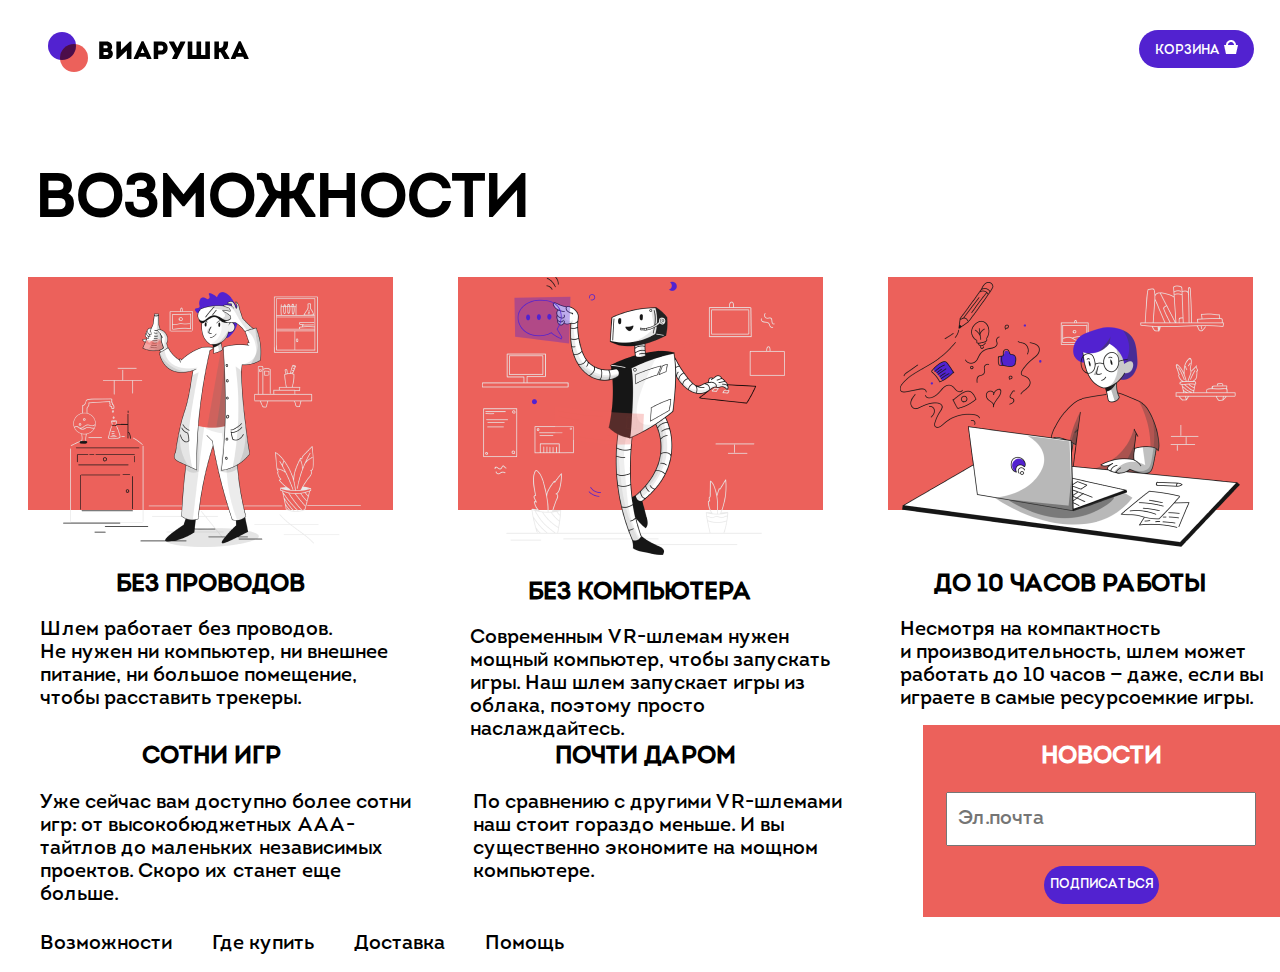
<file: БЭМ/index.html>
<!DOCTYPE html>
<html lang="ru">

<head>
    <meta charset="UTF-8">
    <meta http-equiv="X-UA-Compatible" content="IE=edge">
    <meta name="viewport" content="width=device-width, initial-scale=1.0">
    <title>Макет БЭМ</title>
    <link rel="stylesheet" href="./assets/style/normalize.css">
    <link rel="stylesheet" href="./assets/style/style.css">
</head>

<body>
    <header class="header">
        <img class="header__logo" src="./assets/images/logo.svg" alt="logo">
        <button class="header__button">
            <a class="header__button--link" href="..." target="_blank">КОРЗИНА</a>
            <img class="header__button--img" src="./assets/images/ico.png" alt="иконка корзины">
        </button>
    </header>
    <main class="main">
        <h1 class="main-text">ВОЗМОЖНОСТИ</h1>
        <div class="main-container">
            <div class="main-container__cards">
                <img class="main-container__img" src="./assets/images/Illustration_1.png"
                    alt="ученый с пробиркой в руке">
                <h2 class="main-container__title">БЕЗ ПРОВОДОВ</h2>
                <p class="main-container__text">Шлем работает без проводов. Не нужен ни компьютер, ни внешнее питание,
                    ни большое помещение, чтобы расставить трекеры.</p>
            </div>
            <div class="main-container__cards">
                <img class="main-container__img" src="./assets/images/Illustration_2.png" alt="робот">
                <h2 class="main-container__title">БЕЗ КОМПЬЮТЕРА</h2>
                <p class="main-container__text">Современным VR-шлемам нужен мощный компьютер, чтобы запускать игры.
                    Наш шлем запускает игры из облака, поэтому просто наслаждайтесь.</p>
            </div>
            <div class="main-container__cards">
                <img class="main-container__img" src="./assets/images/Illustration_3.png"
                    alt="девушка работает за ноутбуком">
                <h2 class="main-container__title">ДО 10 ЧАСОВ РАБОТЫ</h2>
                <p class="main-container__text">Несмотря на компактность и производительность, шлем может работать до 10
                    часов — даже, если вы играете в самые ресурсоемкие игры.</p>
            </div>
        </div>
        <div class="container">
            <div class="container__cards">
                <h2 class="container__title">СОТНИ ИГР</h2>
                <p class="container__text">Уже сейчас вам доступно более сотни игр: от высокобюджетных ААА-тайтлов
                    до маленьких независимых проектов. Скоро их станет еще больше.</p>
            </div>
            <div class="container__cards">
                <h2 class="container__title">ПОЧТИ ДАРОМ</h2>
                <p class="container__text">По сравнению с другими VR-шлемами наш стоит гораздо меньше. И вы
                    существенно экономите на мощном компьютере.</p>
            </div>
            <form class="container__form" action="...">
                <div class="container__subscribe">
                    <h2 class="container__news">НОВОСТИ</h2>
                    <input class="container__subscribe--mail" type="text" placeholder="Эл.почта" name="email" required>
                    <button type="submit" class="container__button">
                        <a class="container__subscribe--link" href="..." target="_blank">ПОДПИСАТЬСЯ</a></button>
                </div>
            </form>
        </div>
    </main>
    <footer class="footer">
        <nav class="footer_navbar">
            <ul class="footer_menu">
                <li class="footer_list">
                    <a class="footer_list--link" href="..." target="_blank">Возможности</a>
                </li>
                <li>
                    <a class="footer_list--link" href="..." target="_blank">Где купить</a>
                </li>
                <li>
                    <a class="footer_list--link" href="..." target="_blank">Доставка</a>
                </li>
                <li>
                    <a class="footer_list--link" href="..." target="_blank">Помощь</a>
                </li>
            </ul>
        </nav>
    </footer>

</body>

</html>
</file>
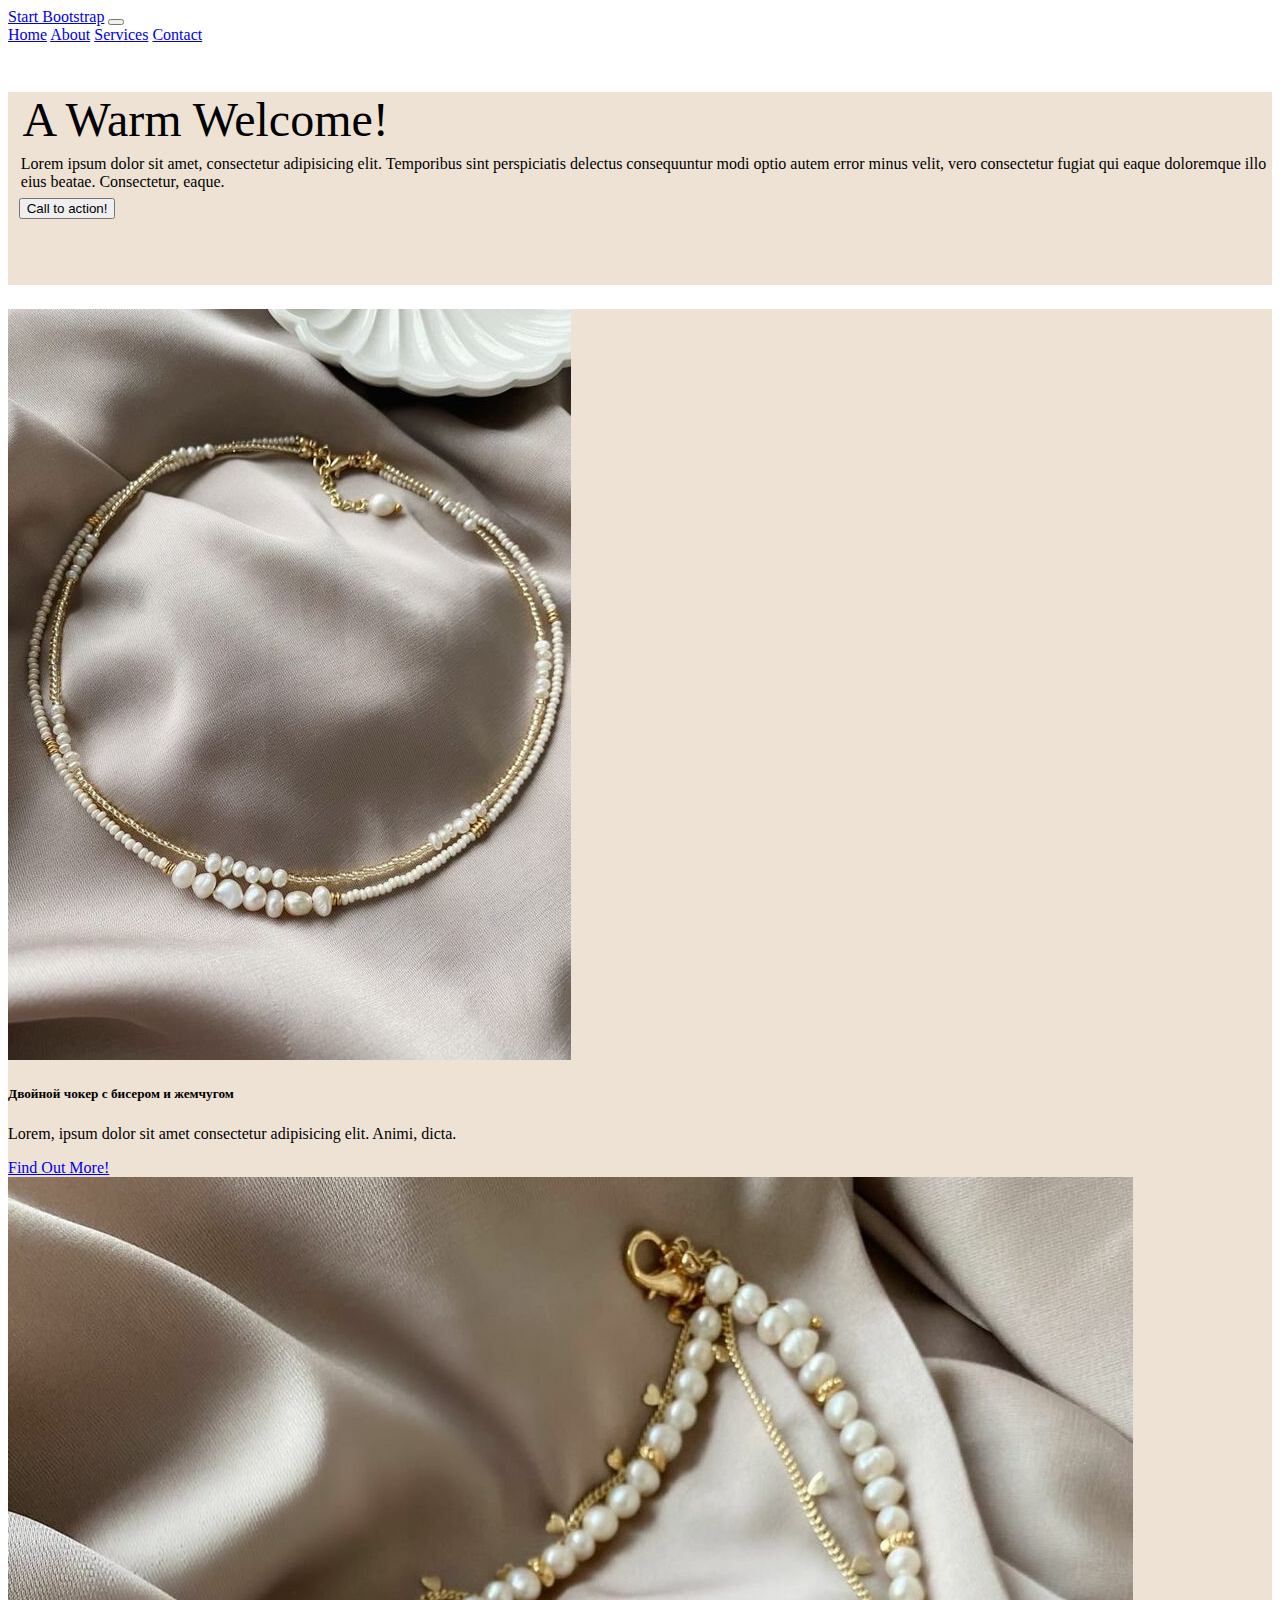
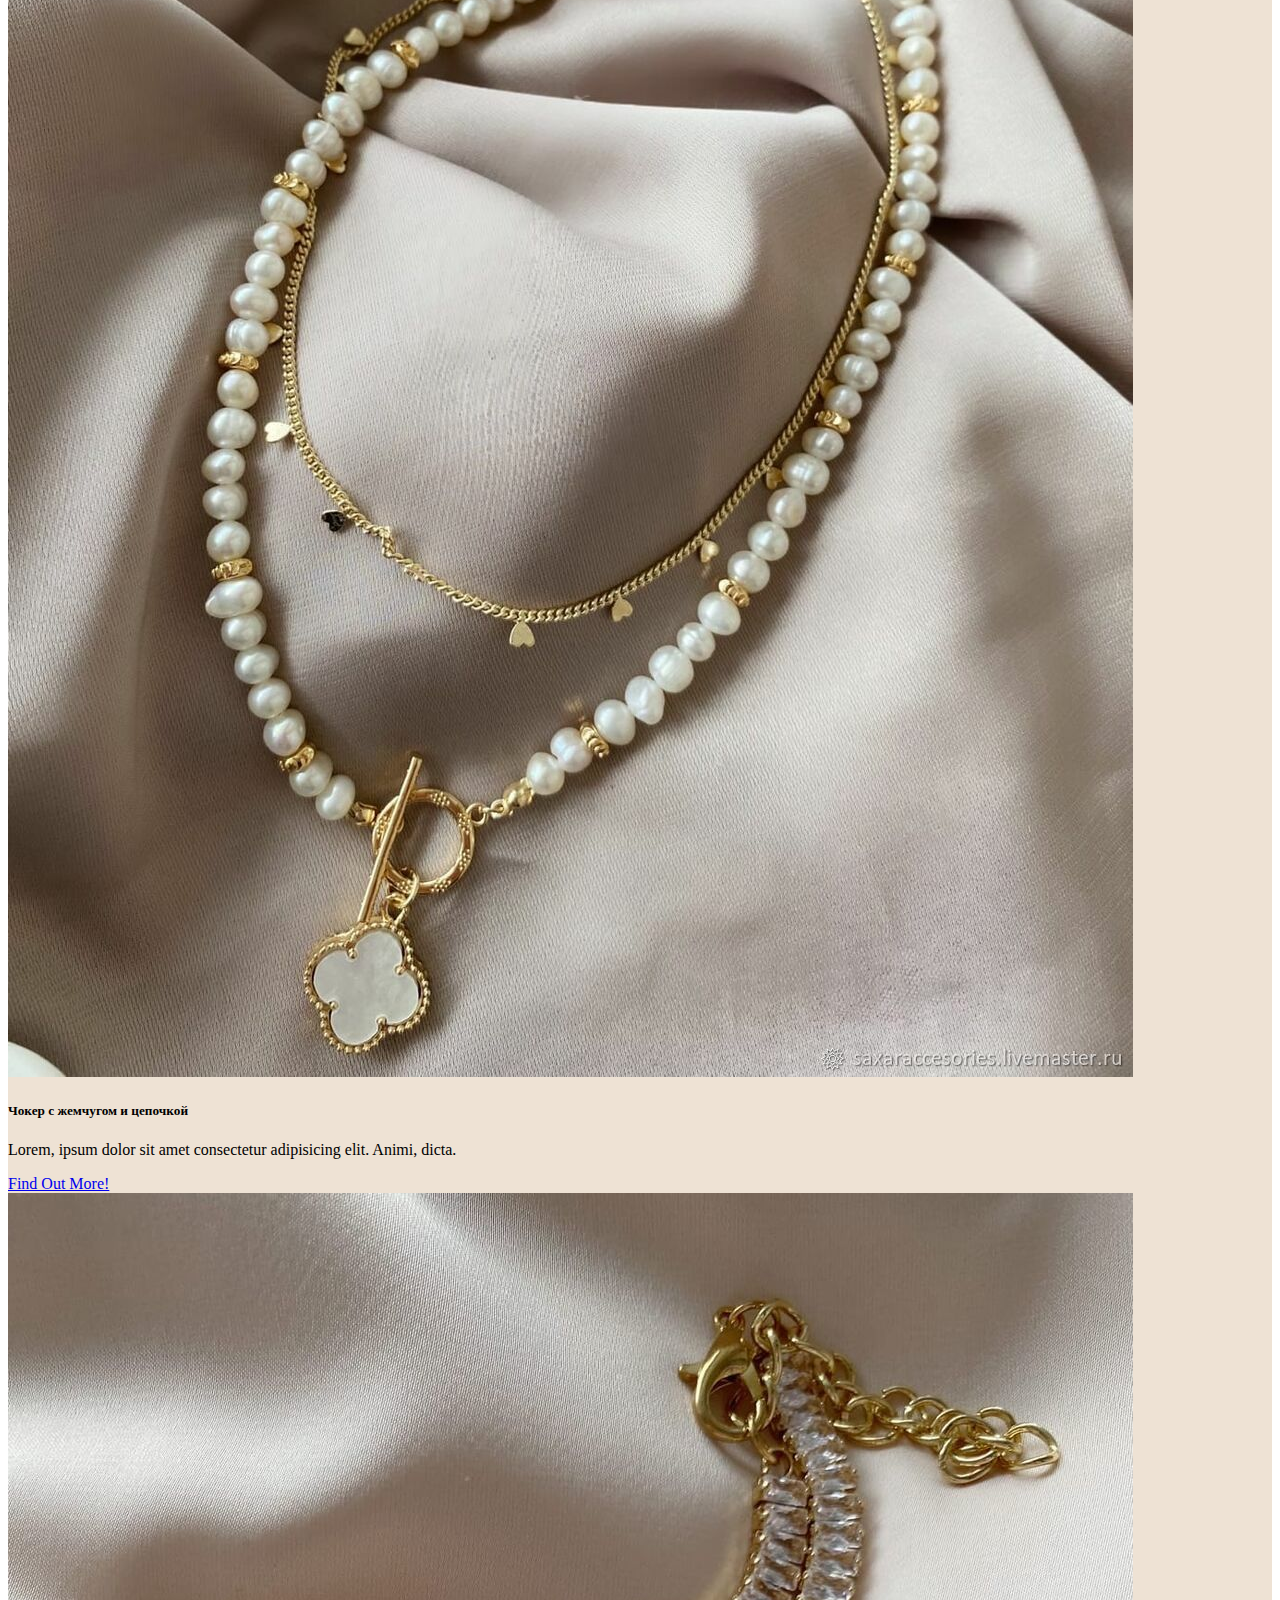
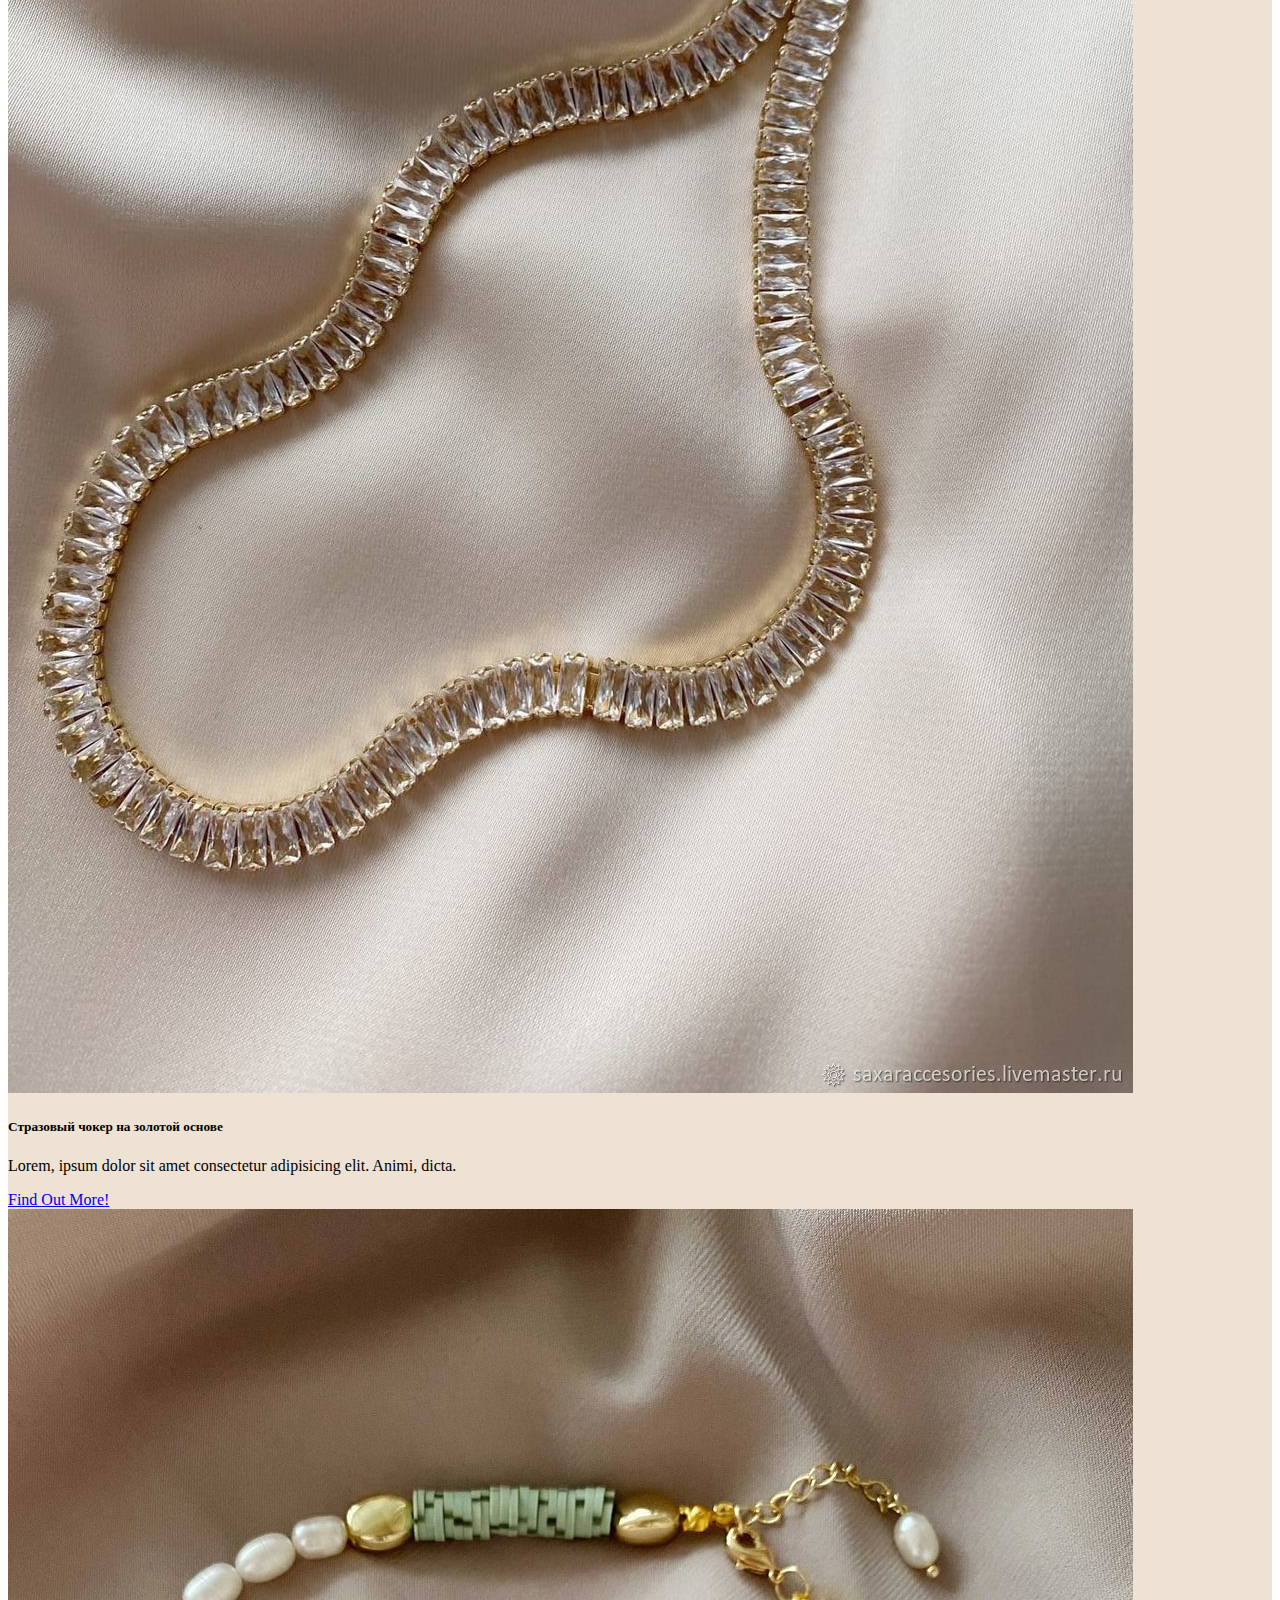
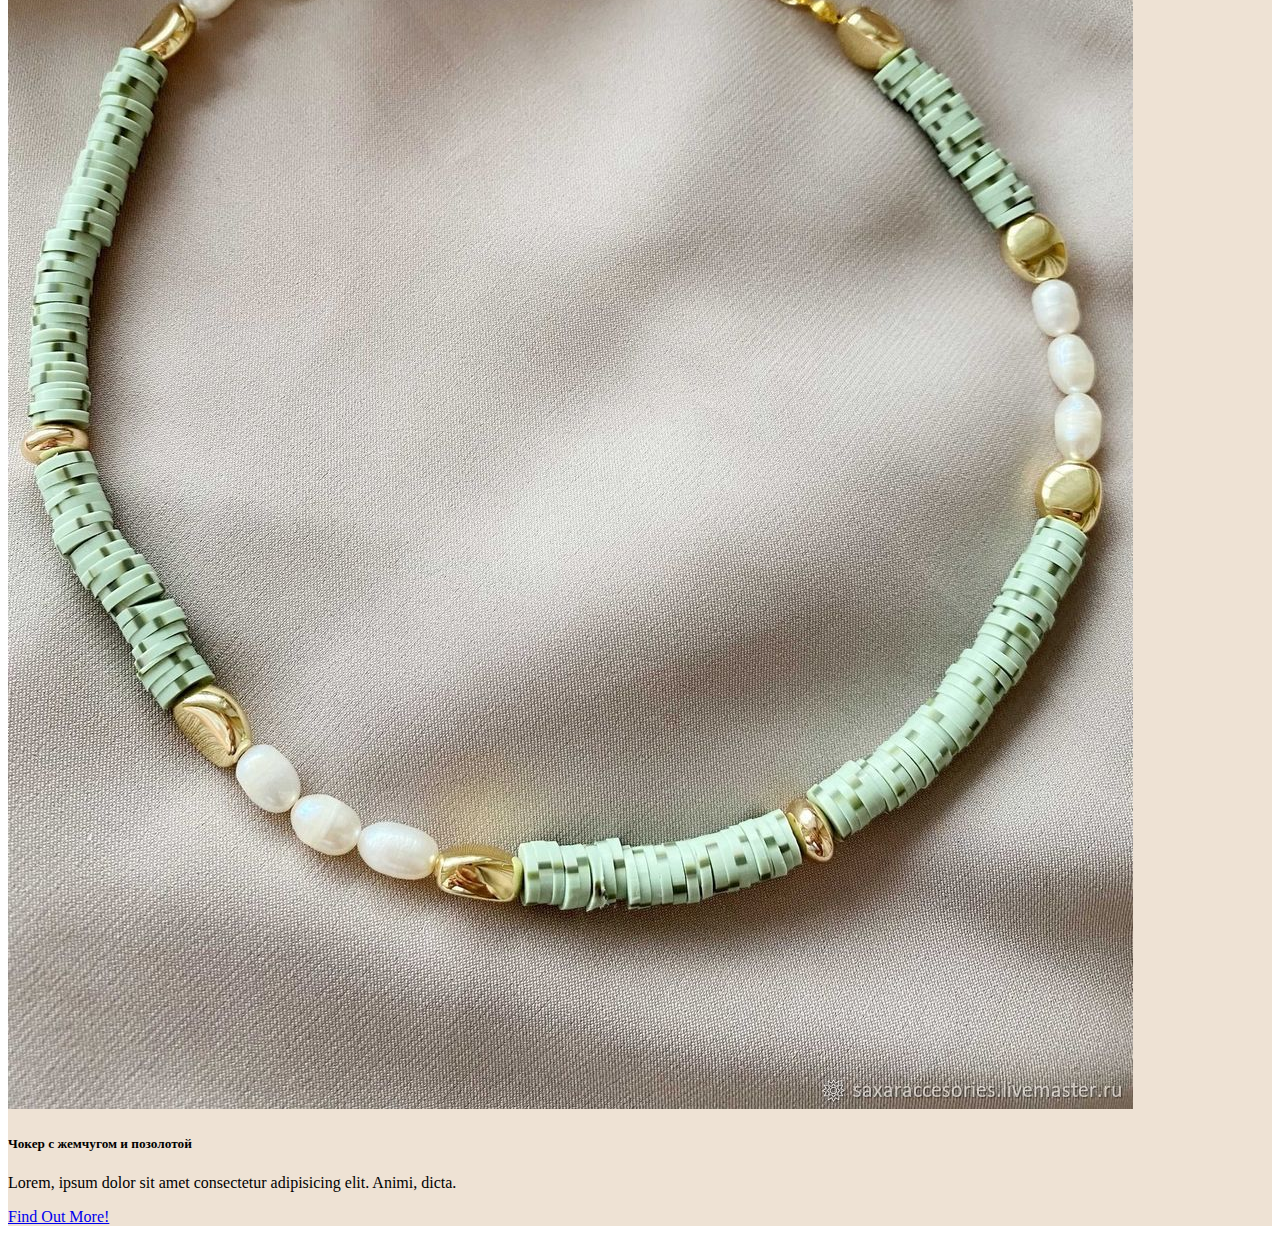
<file: Макет Bootstrap/index.html>
<!DOCTYPE html>
<html lang="en">

<head>
    <meta charset="UTF-8">
    <meta http-equiv="X-UA-Compatible" content="IE=edge">
    <meta name="viewport" content="width=device-width, initial-scale=1, shrink-to-fit=no">
    <title>Bootstrap</title>
    <link href="https://cdn.jsdelivr.net/npm/bootstrap@5.3.0-alpha1/dist/css/bootstrap.min.css" rel="stylesheet"
        integrity="sha384-GLhlTQ8iRABdZLl6O3oVMWSktQOp6b7In1Zl3/Jr59b6EGGoI1aFkw7cmDA6j6gD" crossorigin="anonymous">
    <link rel="stylesheet" href="./assets/style/style.css">
</head>

<body>
    <nav class="navbar navbar-expand-lg bg-body-tertiary" data-bs-theme="dark">
        <div class="container-fluid">
            <a class="navbar-brand" href="#">Start Bootstrap</a>
            <button class="navbar-toggler" type="button" data-bs-toggle="collapse" data-bs-target="#navbarNavAltMarkup"
                aria-controls="navbarNavAltMarkup" aria-expanded="false" aria-label="Переключатель навигации">
                <span class="navbar-toggler-icon"></span>
            </button>
            <div class="collapse navbar-collapse justify-content-end" id="navbarNavAltMarkup">
                <div class="navbar-nav">
                    <a class="nav-link active" aria-current="page" target="_blank" href="#">Home</a>
                    <a class="nav-link" target="_blank" href="#">About</a>
                    <a class="nav-link" target="_blank" href="#">Services</a>
                    <a class="nav-link" target="_blank" href="#">Contact</a>
                </div>
            </div>
        </div>
    </nav>
    <div class="container welcome-container">
        <div class="row">
            <div class="col-12 welcome">A Warm Welcome!</div>
            <div class="col col-text">Lorem ipsum dolor sit amet, consectetur adipisicing elit. Temporibus sint
                perspiciatis
                delectus consequuntur modi optio autem error minus velit, vero consectetur fugiat qui eaque doloremque
                illo eius beatae. Consectetur, eaque.</div>
            <div>
                <button type="button" class="btn btn-primary btn-action">Call to action!</button>
            </div>
        </div>
    </div>

    <div class="container">
        <div class="row row-cols-1 row-cols-sm-2 row-cols-md-4">
            <div class="col h-100">
                <div class="card text-center">
                    <img src="./assets/images/1.jpg" class="card-img-top" alt="Двойной чокер с бисером и жемчугом">
                    <div class="card-body">
                        <h5 class="card-title">Двойной чокер с бисером и жемчугом</h5>
                        <p class="card-text">Lorem, ipsum dolor sit amet consectetur adipisicing elit. Animi, dicta.
                        </p>
                        <div class="card-footer">
                            <a href="#" class="btn btn-primary">Find Out More!</a>
                        </div>
                    </div>
                </div>
            </div>
            <div class="col h-100">
                <div class="card text-center">
                    <img src="./assets/images/21.jpg" class="card-img-top" alt="Чокер с жемчугом и цепочкой">
                    <div class="card-body">
                        <h5 class="card-title">Чокер с жемчугом и цепочкой</h5>
                        <p class="card-text">Lorem, ipsum dolor sit amet consectetur adipisicing elit. Animi, dicta.
                        </p>
                        <div class="card-footer">
                            <a href="#" class="btn btn-primary">Find Out More!</a>
                        </div>
                    </div>
                </div>
            </div>
            <div class="col h-100">
                <div class="card text-center">
                    <img src="./assets/images/3.jpg" class="card-img-top" alt="Стразовый чокер на золотой основе">
                    <div class="card-body">
                        <h5 class="card-title">Стразовый чокер на золотой основе</h5>
                        <p class="card-text">Lorem, ipsum dolor sit amet consectetur adipisicing elit. Animi, dicta.
                        </p>
                        <div class="card-footer">
                            <a href="#" class="btn btn-primary">Find Out More!</a>
                        </div>
                    </div>
                </div>
            </div>
            <div class="col h-100">
                <div class="card text-center">
                    <img src="./assets/images/4.jpg" class="card-img-top" alt="Чокер с жемчугом и позолотой">
                    <div class="card-body">
                        <h5 class="card-title">Чокер с жемчугом и позолотой</h5>
                        <p class="card-text">Lorem, ipsum dolor sit amet consectetur adipisicing elit. Animi, dicta.
                        </p>
                        <div class="card-footer">
                            <a href="#" class="btn btn-primary">Find Out More!</a>
                        </div>
                    </div>
                </div>
            </div>
        </div>
    </div>

    <script src="https://cdn.jsdelivr.net/npm/@popperjs/core@2.11.6/dist/umd/popper.min.js"
        integrity="sha384-oBqDVmMz9ATKxIep9tiCxS/Z9fNfEXiDAYTujMAeBAsjFuCZSmKbSSUnQlmh/jp3" crossorigin="anonymous">
    </script>
    <script src="https://cdn.jsdelivr.net/npm/bootstrap@5.3.0-alpha1/dist/js/bootstrap.min.js"
        integrity="sha384-mQ93GR66B00ZXjt0YO5KlohRA5SY2XofN4zfuZxLkoj1gXtW8ANNCe9d5Y3eG5eD" crossorigin="anonymous">
    </script>
</body>

</html>
</file>
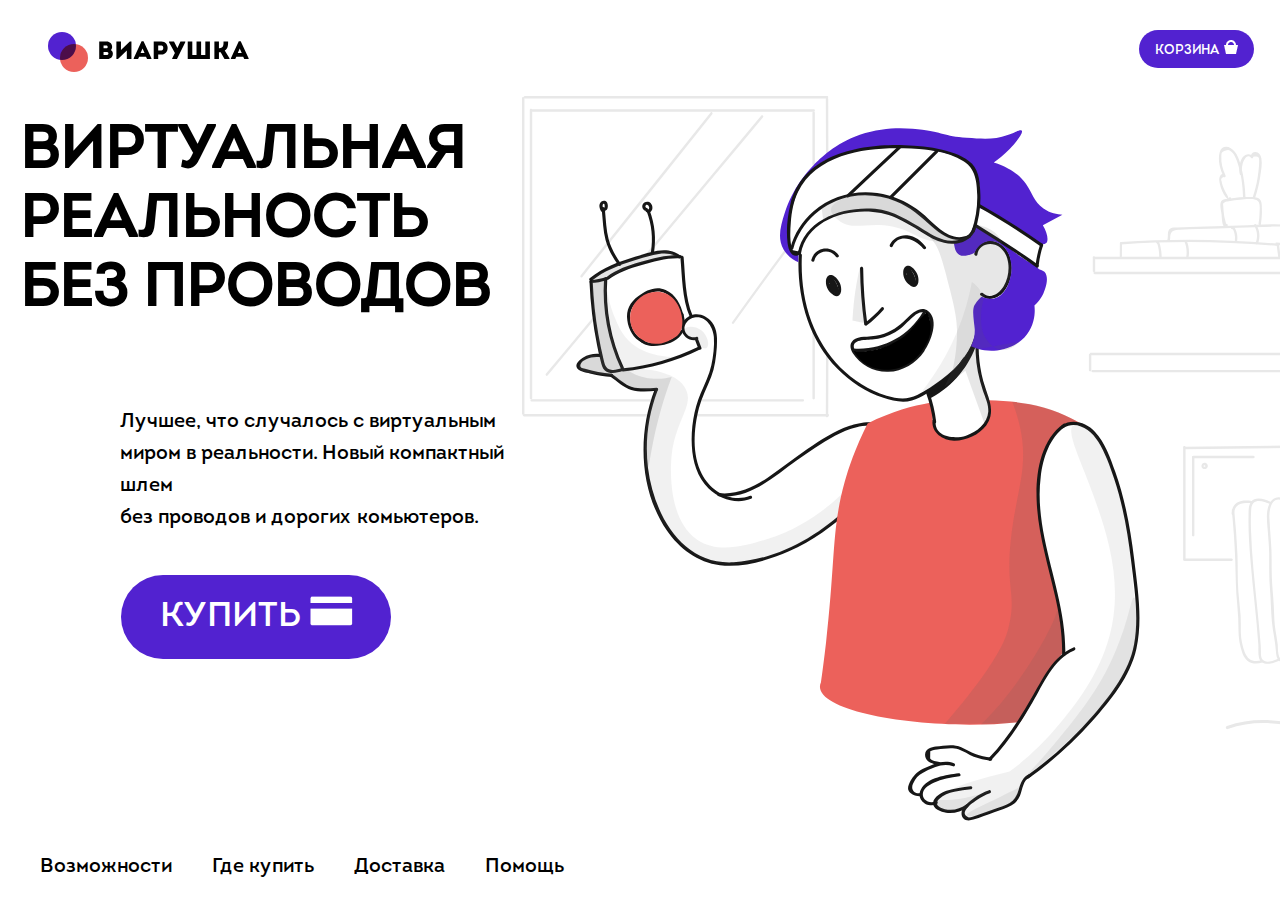
<file: БЭМ/homepage.html>
<!DOCTYPE html>
<html lang="ru">

<head>
    <meta charset="UTF-8">
    <meta http-equiv="X-UA-Compatible" content="IE=edge">
    <meta name="viewport" content="width=device-width, initial-scale=1.0">
    <title>Document</title>
    <link rel="stylesheet" href="./assets/style/normalize.css">
    <link rel="stylesheet" href="./assets/style/style.css">
</head>

<body>
    <header class="header">
        <img class="header__logo" src="./assets/images/logo.svg" alt="logo">
        <button class="header__button">
            <a class="header__button--link" href="..." target="_blank">КОРЗИНА</a>
            <img class="header__button--img" src="./assets/images/ico.png" alt="иконка корзины">
        </button>
    </header>
    <main class="main">
        <div class="main_block">
            <h1 class="main_block-title">ВИРТУАЛЬНАЯ <br> РЕАЛЬНОСТЬ <br> БЕЗ ПРОВОДОВ</h1>
            <p class="main_block-text">
                Лучшее, что случалось с виртуальным миром в реальности. Новый компактный шлем <br> без проводов
                и дорогих
                комьютеров.
            </p>
            <button class="main_block-button">
                <a class="main_block-button--link" href="..." target="_blank">КУПИТЬ <img class="main_block-button--img"
                        src="./assets/images/ico-card.png" alt="иконка карты"></a>
            </button>
            <img class="main_block-img" src="./assets/images/pic.svg" alt="главная картинка человека в шлеме">
        </div>
    </main>
    <footer class="footer">
        <nav class="footer_navbar">
            <ul class="footer_menu">
                <li class="footer_list">
                    <a class="footer_list--link" href="..." target="_blank">Возможности</a>
                </li>
                <li>
                    <a class="footer_list--link" href="..." target="_blank">Где купить</a>
                </li>
                <li>
                    <a class="footer_list--link" href="..." target="_blank">Доставка</a>
                </li>
                <li>
                    <a class="footer_list--link" href="..." target="_blank">Помощь</a>
                </li>
            </ul>
        </nav>
    </footer>

</body>

</html>
</file>
<file: БЭМ/assets/style/style.css>
@font-face {
    font-family: "Intro Regular";
    src: url("../fonts/intro-regular.ttf") format("opentype");
    }
    body {
        font-family: "Intro Regular";
    }
.header {
    display: inline-flex;
    min-width: 100%;
    justify-content: space-between;
    align-items: center;
}
.header__logo{
    margin: 2em 0em 0em 3em;
}
.header__button{
    height: 38px;
    width: 115px;
    font-size: 13px;
    background: #5222D0;
    border-radius: 100px;
    margin: 2em 2em 0em 0em;
    border: #5222D0;
}
.header__button--link {
    text-decoration: none;
    color: rgba(255, 255, 255, 1);
    text-align: center;
}
.main-text {
    font-size: 60px;
    margin-top: 1.5em;
    margin-left: 0.6em;
}
.main-container{
    display: flex;
    min-width:100%;
    height: 28em;
    gap: 10px;
    text-align: center;
}
.main-container__cards{
    width: calc(100%/3);
}
.main-container__text{
    text-align: left;
    padding-left: 2em;
    font-size: 20px;
}
.container{
    display: flex;
    justify-content: flex-start;
    flex-flow: row nowrap;
    min-width:100%;
    height: 12em;
    gap: 10px;
    text-align: center;
}
.container__cards{
    width: calc(100%/3);
}
.container__form{
    background-color:rgba(236, 97, 91, 1);
    margin-left: 3.5em;
    
}
.container__text{
    text-align: left;
    font-size: 20px;
    padding-left: 2em;
}
.container__button {
    height: 38px;
    width: 115px;
    font-size: 13px;
    background: #5222D0;
    border-radius: 100px;
    border: #5222D0;
}
.container__subscribe--link{
    text-decoration: none;
    color: rgba(255, 255, 255, 1);
    text-align: center;
}
.container__news{
    color: rgba(255, 255, 255, 1);
}
.container__subscribe--mail {
    width: 80%;
    height: 1.5em;
    padding: 10px;
    margin-bottom: 1em;
    font-size: 20px;
}
.footer_menu{
    display: inline-flex;
    width: 90%;
    list-style-type: none;
}

.footer_list--link {
    text-decoration: none;
    margin-right: 2em;
    color: black;
    font-size: 20px;
}
.footer_list--link:hover {
    text-decoration: underline;
}
.main_block{
    display: grid;
    grid-template-columns: 40% 1fr;
    grid-template-rows: 1fr 25% 1fr;
    justify-items: center;
    align-items: center;
    gap: 10px;
}
.main_block-title {
    grid-row: 1/2;
    grid-column: 1/2;
    font-size: 60px;
    align-self: flex-end;
}
.main_block-text {
    font-size: 20px;
    grid-row: 2/3;
    grid-column: 1/2;
    padding-left: 6em;
    line-height: 32px;

}
.main_block-button {
    grid-row: 3/4;
    grid-column: 1/2;
    height: 84px;
    width: 270px;
    font-size: 13px;
    background: #5222D0;
    align-self: flex-start;
    border-radius: 100px;
    border: #5222D0;
}
.main_block-button--link{
    text-decoration: none;
    color: rgba(255, 255, 255, 1);
    text-align: center;
    font-size: 35px;
}
.main_block-img{
    grid-row: 1/4;
    grid-column: 2/3;

}
</file>
<file: Макет Bootstrap/assets/style/style.css>
.container {
    background-color: #eee2d4;
    margin-top: 1.5em;
}
.welcome {
    font-size: 3em;
    margin: 1em 0em 0em 0.3em;
    
}
.col-text {
    margin: 0.5em 0em 0em 0.8em;
}
.btn-action {
    margin: 0.5em 0em 5em 0.8em;
}
</file>
